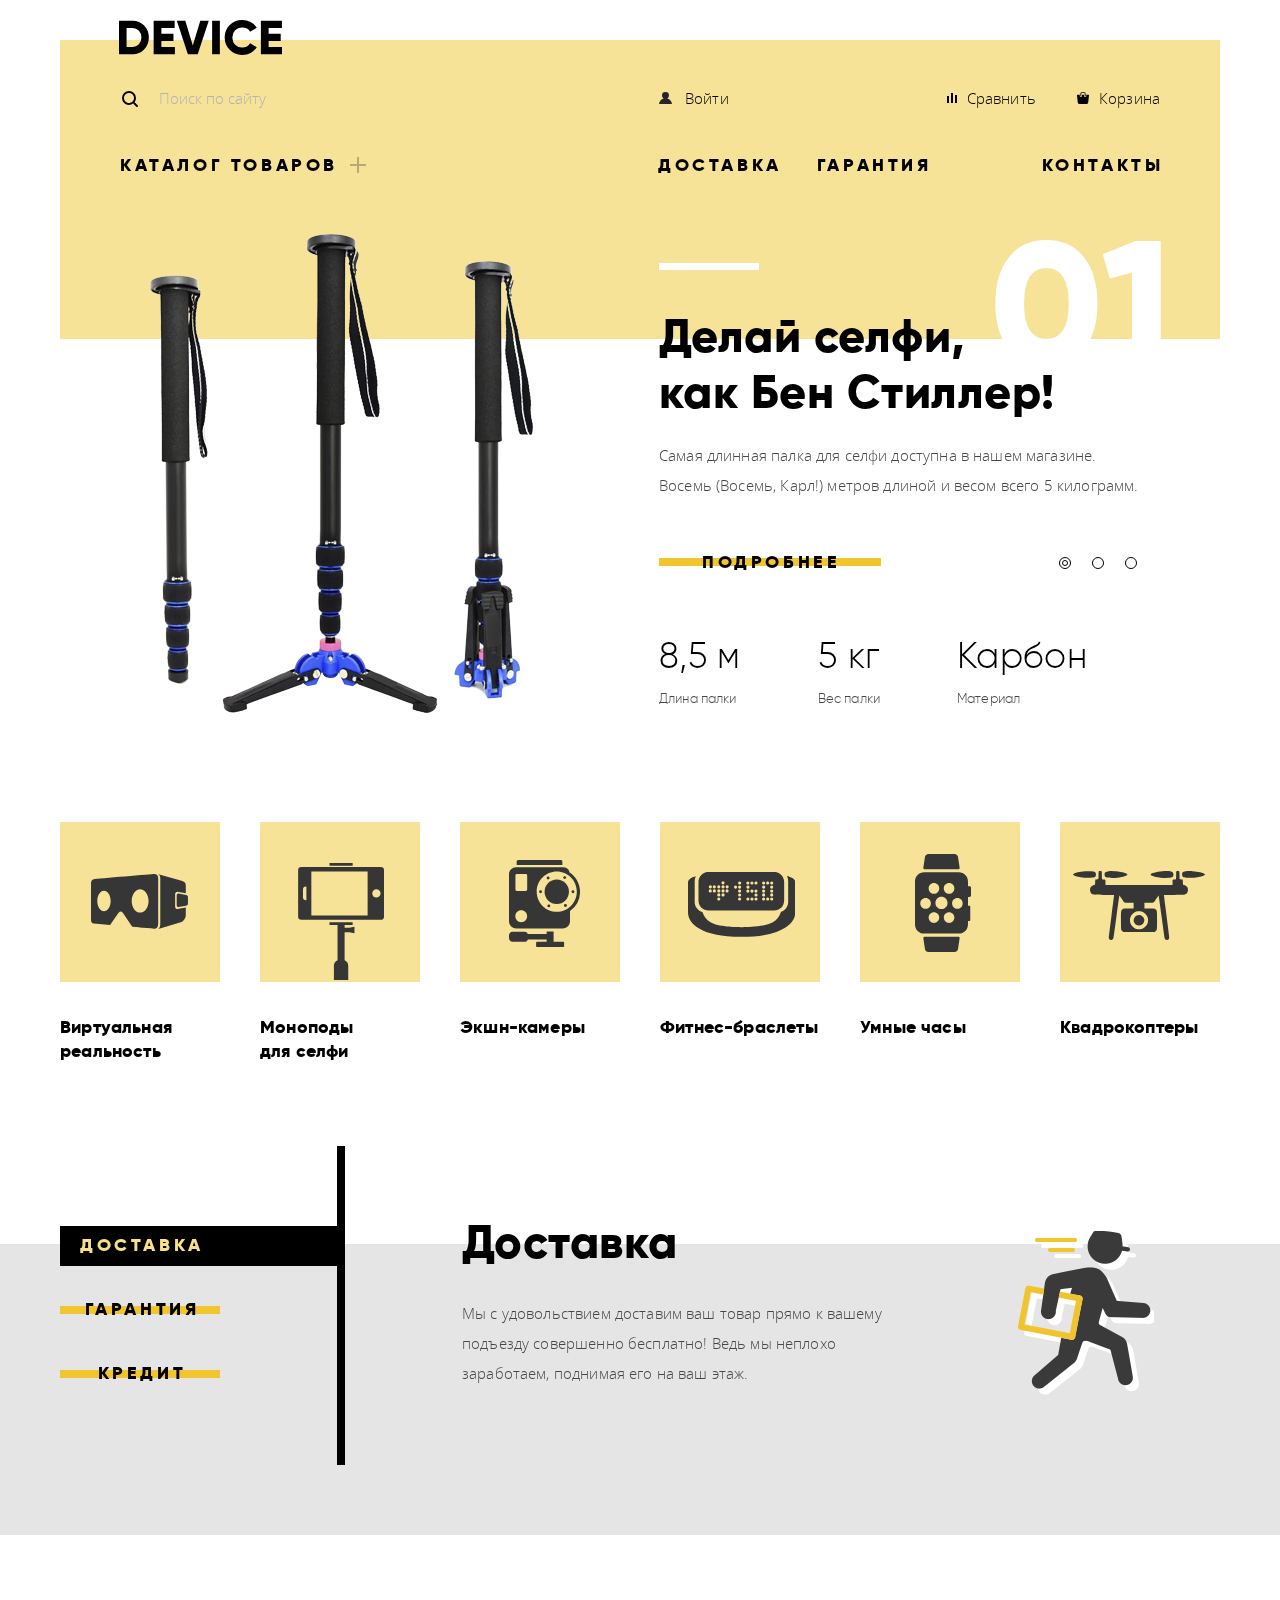
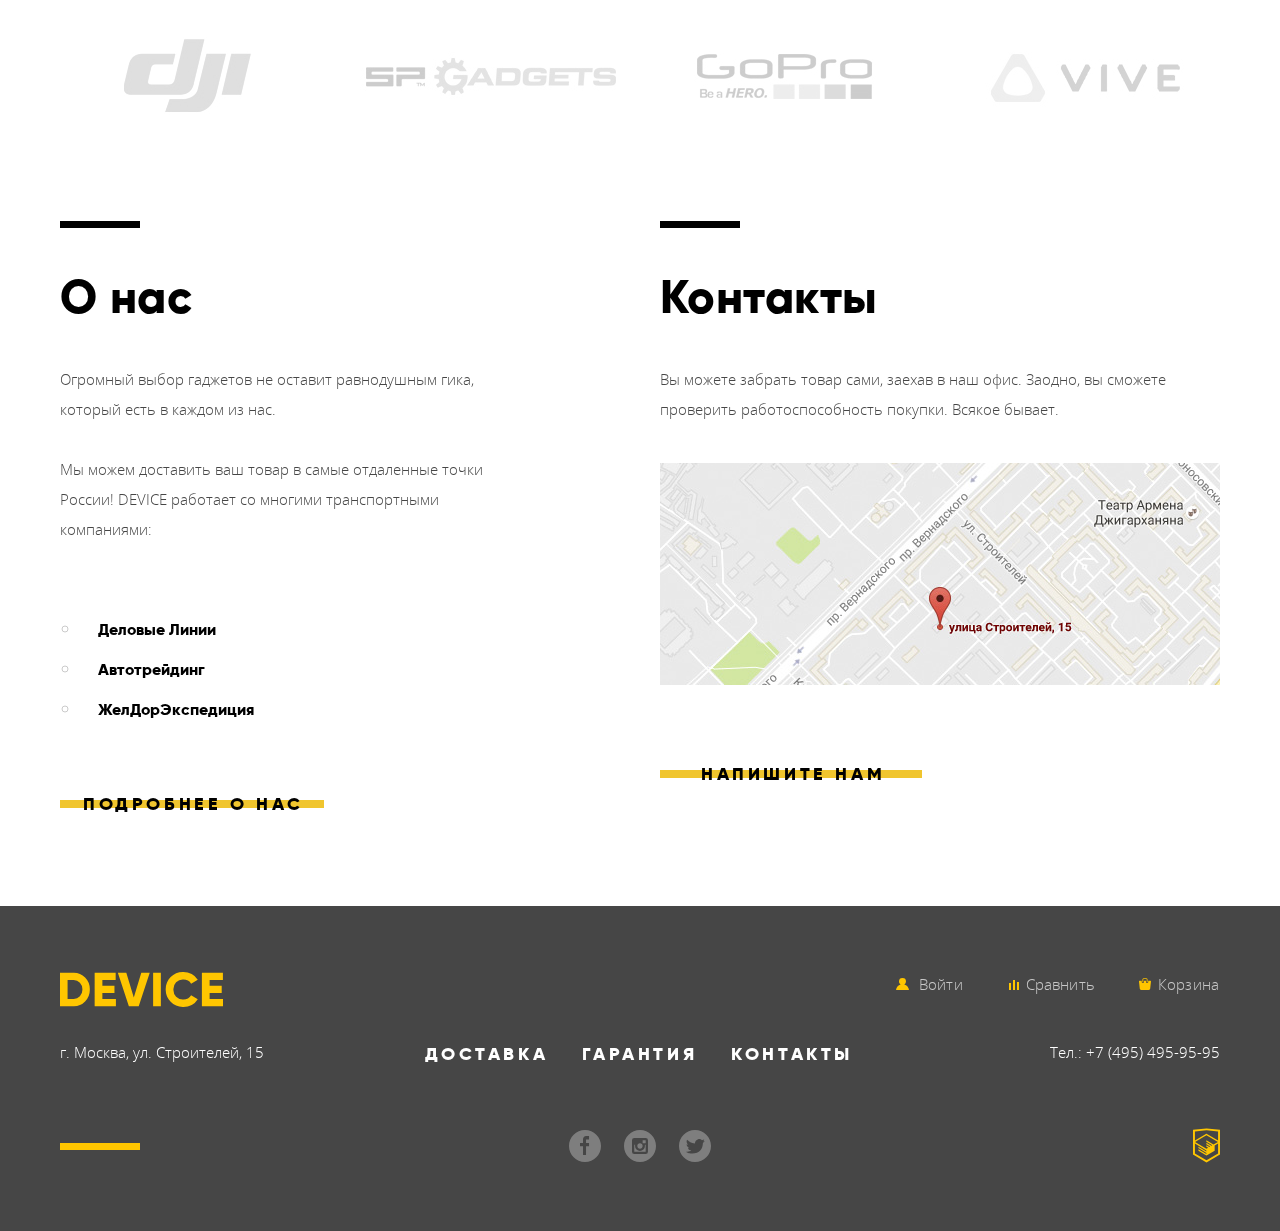
<file: index.html>
<!DOCTYPE html>
<html lang='ru'>
	<head>
		<meta charset='utf-8'>
		<title>Главная</title>
		<link rel='stylesheet' href='css/normalize.min.css'>
		<link rel='stylesheet' href='css/style.min.css'>		
	</head>
	<body>		
		<header class='header'>
			<img class='logo' src='img/device.svg' alt='логотип device' width='163' height='35'>
			<div class='header-top'>
				<div class='search-flex'>					
					<form class='flex-form' action='#' method='get'>
						<input class='input_search' name='search' placeholder='Поиск по сайту' type='search'>
						<button class='search' type='submit'>Найти</button>			
					</form>
				</div>
				<div class='user-menu'>
					<ul class='header-nav'>
						<li class='header-nav__1'><a href='#'>Войти</a></li>
						<li class='header-nav__2'><a href='#' title='ссылка на страницу сравнения товаров'>Сравнить</a></li>
						<li class='header-nav__3'><a href='#' title='ссылка на страницу корзины, с выбранными товарами'>Корзина</a></li>
					</ul>
				</div>
			</div>
			<nav class='index-navigation'>
				<div class='flex-navigation'>
					<ul class='services-menu'>				
						<li class='li-hover'>
							<a href='catalog.html' title='ссылка на каталог товаров'>Каталог&nbsp;товаров</a>
							<div class='flex-menu'>
								<ul class='menu'>
									<li><a href='#'>Виртуальная&nbsp;реальность</a></li>
									<li><a href='#'>Моноподы для селфи</a></li>									
									<li><a href='#'>Экшн-камеры</a></li>
								</ul>
								<ul class='menu'>
									<li><a href='#'>Фитнес-браслеты</a></li>
									<li><a href='#'>Умные часы</a></li>
								</ul>
								<ul class='menu'>
									<li><a href='#'>Квадрокоптеры</a></li>
								</ul>
							</div>
						</li>																	
						<li>
							<a href='#' title='ссылка на страницу с доставкой' >Доставка</a>
						</li>
						<li>	
							<a href='#' title='ссылка на страницу про гарантии'>Гарантия</a>
						</li>
						<li>	
							<a href='#' title='ссылка на страницу с нашими контактами' >Контакты</a>
						</li>
					</ul>			
				</div>
			</nav>
		</header>	
		<main class='main'>  		
			<section class='slider'>
				<h2 class='visually-hidden'>Слайдер</h2>
				<input class='visually-hidden' type='radio' id='slide-1'  name='toggle' checked>
				<input class='visually-hidden' type='radio' id='slide-2' name='toggle'>
				<input class='visually-hidden' type='radio' id='slide-3' name='toggle'>
				<div class='inputs'>							
					<label for='slide-1'>Первый</label>							
					<label for='slide-2'>Второй</label>							
					<label for='slide-3'>Третий</label>						
				</div>				
				<div class='slide' id='slide1'>
					<h3 class='visually-hidden'>Селфи палки</h3>
					<img class='slide-img_1' src='img/slider-1-png.png' alt='первый слайд — картинка селфи палок' width='384' height='486'>
					<div class='flex-slide'>
						<div class='slider-line'></div>
						<div class='number-slide'><p>01</p></div>
						<p class='name-slide'>Делай селфи,<br>
							как Бен Стиллер!</p>
						<p  class='description-slider'>
								Самая длинная палка для селфи доступна в нашем магазине.<br>
								Восемь (Восемь, Карл!) метров длиной и весом всего 5 килограмм.
						</p>
						<div class='div-button' aria-label='на страницу с описанным товаром'> 			
							<a class='button' href='#' title='ссылка на страницу данного товара'>Подробнее</a>
						</div>
						<div class='flex-items'>
							<div class='column'>
								<p>8,5 м</p>
								<p class='second-line'>Длина палки</p>
							</div>
							<div class='column'>
								<p>5 кг</p>  			
								<p class='second-line'>Вес палки</p>
							</div>
							<div class='column'>
								<p>Карбон</p>  			
								<p class='second-line'>Материал</p>
							</div> 			
						</div>						
					</div>
				</div>							
				<div class='slide' id='slide2'>
					<h3 class='visually-hidden'>Умные часы</h3>
					<img class='slide-img_2' src='img/slider-2-png.png' alt='второй слайд — картинка умных часов' width='345' height='485'>
					<div class='flex-slide'>
						<div class='number-slide'><p>02</p></div>
						<p class='name-slide'>Худеем<br>
							правильно!
						</p>
						<p class='description-slider'>
							Мотивирующие фитнес-браслеты помогут найти в себе силы<br> 
							не пропускать занятия и соблюдать диету.
						</p>
						<div class='div-button'>
							<a class='button' href='#' title='ссылка на страницу данного товара'>Подробнее</a>
						</div>						
						<div class='flex-items'>
							<div class='column'>
								<p>48 часов</p>
								<p class='second-line'>Без подзарядки</p>
							</div>
						</div>
					</div>
				</div>
				<div class='slide' id='slide3'>
					<h3 class='visually-hidden'>Квадракоптер</h3>
					<img class='slide-img_3' src='img/slider-3-png.png' alt='третий слайд — картинка квадрокоптера' width='526' height='334'>
					<div class='flex-slide'>
						<div class='slider-line'></div>
						<div class='number-slide'><p>03</p></div>						
						<p class='name-slide'>Порхает как бабочка,<br>
							жалит как пчела!
						</p>
						<p class='description-slider'>
							Этот обычный, на первый взгляд, квадрокоптер оснащен<br>
							мощным лазером, замаскированным под стандартную камеру.
						</p>
						<div class='div-button'>						
							<a class='button' href='#' title='ссылка на страницу данного товара'>Подробнее</a>
						</div>
						<div class='flex-items'>
							<div class='column right'>
								<p>800 м</p>
								<p class='second-line'>Дальность полета</p>
							</div>
							<div class='column'>
								<p>50 м</p>
								<p class='second-line'>Радиус поражения</p>
							</div>
						</div>						
					</div>
				</div>			
			</section>
			<section class='section-items'>  		 
				<ul class='items'>
					<li class='items__1'>
						<a class='items__a' href='catalog.html'>
							<span class='container'><img src='img/popular-1.svg' alt='картинка очков' width='97' height='55'></span>
							<p class='text-items'>Виртуальная реальность</p>
						</a>						
					</li>					
					<li class='items__2'>
						<a class='items__a' href='catalog.html'>
							<span class='container'><img src='img/popular-2.svg' alt='картинка моноподов' width='86' height='117'></span>
							<p class='text-items'>Моноподы для&nbsp;селфи</p>
						</a>
					</li>
					<li class='items__3'>
						<a class='items__a' href='catalog.html'>
							<span class='container'><img src='img/popular-3.svg' alt='картинка экшн-камер' width='71' height='87'></span>
							<p class='text-items'>Экшн-камеры</p>
						</a>
					</li>
					<li class='items__4'>
						<a class='items__a' href='catalog.html'>
							<span class='container'><img src='img/popular-4.svg' alt='картинка фитнес браслетов' width='107' height='65'></span>
							<p class='text-items'>Фитнес-браслеты</p>
						</a>
					</li>
					<li class='items__5'>
						<a class='items__a' href='catalog.html'>
							<span class='container'><img src='img/popular-5.svg' alt='картинка умных часов' width='56' height='98'></span>
							<p class='text-items'>Умные часы</p>
						</a>
					</li>
					<li class='items__6'>
						<a class='items__a' href='catalog.html'>
							<span class='container'><img src='img/popular-6.svg' alt='картинка квадрокоптеров' width='132' height='69'></span>
							<p class='text-items'>Квадрокоптеры</p>
						</a>
					</li>										
				</ul>
			</section>
			<section class='services'>
				<div class='service-container'>
					<div class='services-flex'>
						<button class='button is-active' type='button' data-slide='services-1'>Доставка</button>
						<button class='button' type='button' data-slide='services-2'>Гарантия</button>
						<button class='button' type='button' data-slide='services-3'>Кредит</button>
					</div>
					<div class='service-slide is-active' id='services-1'>
						<div class='service-flex'>
							<h3 class='service'>Доставка</h3>  	  		
							<p class='service-description'>
								Мы с удовольствием доставим ваш товар прямо к вашему
								подъезду совершенно бесплатно! Ведь мы неплохо
								заработаем, поднимая его на ваш этаж.
							</p>	
						</div>
						<img src='img/delivery.png' alt='картинка человека с почтой-доставкой' width='136' height='164'>					
					</div>				
					<div class='service-slide' id='services-2'>
						<div class='service-flex'>
							<h3 class='service'>Гарантия</h3>
							<p class='service-description'>
								Если из-за возгорания купленного у нас товара у вас сгорит дом — не переживайте, мы выдадим вам новый.<br>
								Товар, не дом, конечно же.
							</p>
						</div>
						<img src='img/warranty.png' alt='картинка характеризующая гарантии' width='171' height='194'>
					</div>
					<div class='service-slide' id='services-3'>
						<div class='service-flex'>
							<h3 class='service'>Кредит</h3>
							<p class='service-description'>
								Залезть в долговую яму стало проще! Кредитные консультанты подберут для вас наиболее выгодные 
								условия кредита. Выгодные для нашего банка, разумеется.
							</p>
						</div>
						<img src='img/credit.png' alt='картинка характеризующая кредит' width='156' height='186'>
					</div>
				</div>
			</section>  	  
			<section class='brands'>
				<h2 class='visually-hidden'>Представленные бренды</h2>
				<svg class='position-absolute' xmlns='http://www.w3.org/2000/svg' id='svgroot' viewBox='0 0 400 377' width='400' height='377'>
					<filter id='filtersPicture'>
						<feComposite result='inputTo_38' in='SourceGraphic' in2='SourceGraphic' operator='arithmetic' k1='0' k2='1' k3='0' k4='0' />
						<feColorMatrix id='filter_38' type='saturate' values='0' data-filterid='38' />
					</filter>
				</svg>
				<ul class='brands-flex'>
					<li class='brands-item'>
						<a href='#'>
							<svg xmlns='http://www.w3.org/2000/svg' class='svg-brand' viewBox='0 0 260 100' width='260' height='100'>
								<image filter='url(&quot;#filtersPicture&quot;)' x='0' y='0' width='260' height='100' xmlns:xlink='http://www.w3.org/1999/xlink' xlink:href='img/logo-1-color.jpg'/>
							</svg>
						</a>
					</li>
					<li class='brands-item'>
						<a href='#'>
							<svg xmlns='http://www.w3.org/2000/svg' class='svg-brand' viewBox='0 0 260 100' width='260' height='100'>
								<image filter='url(&quot;#filtersPicture&quot;)' x='0' y='0' width='260' height='100' xmlns:xlink='http://www.w3.org/1999/xlink' xlink:href='img/logo-2-color.jpg'/>
							</svg>
						</a>
					</li>
					<li class='brands-item'>
						<a href='#'>
							<svg xmlns='http://www.w3.org/2000/svg' class='svg-brand' viewBox='0 0 260 100' width='260' height='100'>
								<image filter='url(&quot;#filtersPicture&quot;)' x='0' y='0' width='260' height='100' xmlns:xlink='http://www.w3.org/1999/xlink' xlink:href='img/logo-3-color.jpg'/>
							</svg>
						</a>
					</li>
					<li class='brands-item'>
						<a href='#'>
							<svg xmlns='http://www.w3.org/2000/svg' class='svg-brand' viewBox='0 0 260 100' width='260' height='100'>
								<image filter='url(&quot;#filtersPicture&quot;)' x='0' y='0' width='260' height='100' xmlns:xlink='http://www.w3.org/1999/xlink' xlink:href='img/logo-4-color.jpg'/>
							</svg>
						</a>
					</li>
				</ul>			
			</section>
			<section class='information'>
				<div class='about-us'>					
					<h2 class='title-2'>О нас</h2>
					<p>
						Огромный выбор гаджетов не оставит равнодушным гика,<br>
						который есть в каждом из нас.					
					</p>
					<p>
						Мы можем доставить ваш товар в самые отдаленные точки<br>
						России! DEVICE работает со многими транспортными компаниями:
					</p>
					<ul>
						<li><span class='span-black'>Деловые Линии</span></li>
						<li><span class='span-black'>Автотрейдинг</span></li>
						<li><span class='span-black'>ЖелДорЭкспедиция</span></li>
					</ul>
					<div>
						<a class='button' href='#'>Подробнее о нас</a>
					</div>
				</div>
				<div class='contacts'>	
					<h2 class='title-2'>Контакты</h2>
					<p>
						Вы можете забрать товар сами, заехав в наш офис. Заодно, вы сможете проверить работоспособность покупки. Всякое бывает.
					</p>					
					<a id='map-handler' href='https://goo.gl/maps/Q3N7APpNAK6V2XhM9'>
						<img src='img/map-jpg.jpg' width='560' height='222' alt='наш офис находится по адресу: город Москва, улица Строителей, дом 15' aria-label='мы находимся по адресу г. Москва ул. Строителей д. 15'>
					</a>
					<div class='contact-with-us'>
						<a href='#' class='button' id='message-us'>
							Напишите нам	
						</a>
					</div>
				</div>
			</section>
		</main>		
		<footer class='footer'>
			<div class='hiddendiv'>
				<div class='top-footer'>
					<div class='logo-footer-position'>
						<a href='#'>
							<span class='logo-footer'>
								<svg xmlns='http://www.w3.org/2000/svg' width='163' height='35' viewBox='0 0 163 35'>
									<path id='_-e-logo' d='M-.151.702v33.6h13.532a15.72 15.72 0 0 0 11.72-4.824 16.458 16.458 0 0 0 4.712-11.976 16.458 16.458 0 0 0-4.712-11.976A15.723 15.723 0 0 0 13.381.702H-.151zM7.582 26.91V8.091h5.8a8.646 8.646 0 0 1 6.5 2.568 9.407 9.407 0 0 1 2.489 6.84 9.406 9.406 0 0 1-2.489 6.84 8.642 8.642 0 0 1-6.5 2.568h-5.8zm34.8-5.952h12.082v-7.3H42.378V8.091h13.291V.702H34.645v33.6H55.91V26.91H42.378v-5.952zm36.343 13.344L89.744.702h-8.458l-7.491 24.72L66.304.702h-8.457l11.019 33.6h9.859zm14.4 0h7.733V.702h-7.733v33.6zm38.615-1.416a15.506 15.506 0 0 0 6.041-5.688l-6.67-3.84a7.482 7.482 0 0 1-3.165 3.024 9.87 9.87 0 0 1-4.664 1.1 9.595 9.595 0 0 1-7.177-2.736 9.909 9.909 0 0 1-2.682-7.248 9.909 9.909 0 0 1 2.682-7.248 9.595 9.595 0 0 1 7.177-2.736 9.897 9.897 0 0 1 4.639 1.08 7.592 7.592 0 0 1 3.19 3.048l6.67-3.84a15.873 15.873 0 0 0-6.09-5.688 17.42 17.42 0 0 0-8.409-2.088c-9.779-.272-17.797 7.691-17.591 17.472-.208 9.781 7.809 17.747 17.588 17.476a17.52 17.52 0 0 0 8.458-2.088zm17.881-11.928h12.082v-7.3h-12.085V8.091h13.29V.702h-21.023v33.6h21.265V26.91h-13.532v-5.952z' class='cls-1' data-name='-e-logo'/>
								</svg>
							</span>
						</a>
					</div>
					<div class='user-menu-footer'>
						<ul class='flex-user'>
							<li>
								<a class='user-menu-footer_a' href='#'>
									<svg class='user-svg-index' xmlns='http://www.w3.org/2000/svg' width='13' height='12' viewBox='0 0 13 12'>
										<path fill='#ffc600' d='M.032 12h12.937c-.163-2.643-2.074-4.837-4.671-5.543a3.47 3.47 0 0 0 1.687-2.972 3.485 3.485 0 0 0-6.97 0c0 1.264.68 2.361 1.688 2.972C2.106 7.163.194 9.357.032 12z'/>
									</svg>
									Войти
								</a>
							</li>
							<li>
								<a class='user-menu-footer_a' href='#' title='ссылка на страницу сравнения товаров'>
									<svg class='compare-svg-index' xmlns='http://www.w3.org/2000/svg' width='10' height='10' viewBox='0 0 10 10'>
										<path fill='#ffc600' d='M8 2h1.984v8H8zM0 3h1.984v7H0zM4 0h2v10H4z'/>
									</svg>
									Сравнить
								</a>
							</li>
							<li>
								<a class='user-menu-footer_a' href='#' title='ссылка на страницу корзины, с выбранными товарами'>
									<svg  class='cart-svg-index' xmlns='http://www.w3.org/2000/svg' width='12' height='12' viewBox='0 0 12 12'>
										<path d='M11.864 3.017a.429.429 0 0 0-.327-.154H9.225V4.09c0 .563-.484 1.022-1.08 1.022-.594 0-1.078-.458-1.078-1.022V2.863H4.909V4.09c0 .563-.485 1.022-1.08 1.022-.595 0-1.078-.458-1.078-1.022V2.863H.438a.43.43 0 0 0-.327.154.472.472 0 0 0-.108.358l.776 7.134c.015.806.642 1.455 1.411 1.455h7.595c.77 0 1.396-.649 1.411-1.455l.776-7.134a.476.476 0 0 0-.108-.358z'/>
										<path d='M3.829 4.499c.239 0 .433-.184.433-.409V1.84c0-.632.672-1.022 1.295-1.022h1.079c.655 0 1.078.401 1.078 1.022v2.25c0 .225.194.409.431.409.239 0 .433-.184.433-.409V1.84C8.577.773 7.761 0 6.636 0H5.557c-1.19 0-2.159.826-2.159 1.84v2.25c0 .225.194.409.431.409z'/>
									</svg>
									Корзина
								</a>
							</li>
						</ul>
					</div>
				</div>
				<div class='center-footer'>
					<div class='address-flex'>
						<address class='address' title='наш адрес'>г. Москва, ул. Строителей, 15</address>
					</div>
					<div class='nav-footer'>
						<ul class='nav-flex'>
							<li><a href='#' title='ссылка на страницу с информацией по доставке'>Доставка</a></li>
							<li><a href='#' title='ссылка на страницу про гарантии'>Гарантия</a></li>
							<li><a href='#' title='ссылка на страницу с нашими контактами'>Контакты</a></li>
						</ul>
					</div>
					<div>
						<a class='phone' href='tel:+74954959595' title='наш телефон'>Тел.: +7 (495) 495-95-95</a>
					</div>
				</div>
				<div class='bot-footer'>					
					<div class='social-footer'>
						<ul class='flex-social'>
							<li class='flex-social_li'><a href='#'>На device в facebook</a></li>
							<li class='flex-social_li'><a href='#'>На device в instagram</a></li>
							<li class='flex-social_li'><a href='#'>На device в twitter</a></li>
						</ul>
					</div>
					<div class='htmlacademy' aria-label='на сайт htmlacademy с интенсивами'>
						<a href='https://htmlacademy.ru/intensive/htmlcss' title='ссылка на htmlacademy' >
							<svg xmlns='http://www.w3.org/2000/svg' width='27' height='35' viewBox='0 0 26.943 34.09'>
								<path d='M13.62.017L13.472 0 0 1.412v24.661l13.473 8.017 13.43-7.99.042-.025V1.412L13.62.017zm11.399 12.11L13.495 5.334l-.001-.104-.087.05-.088-.056v.109L1.925 12.118V3.147l11.548-1.212L25.02 3.147v8.98zm-11.614-5.34L24.923 13.5l-4.479 2.64-7.093-4.221-.014 1.415 5.904 3.513-.86.507-5.03-2.992-.014 1.415 3.827 2.275-.782.523-3.031-1.787-.014 1.413 1.853 1.091-1.8 1.081-11.356-6.751 11.371-6.835zm-11.48 8.34l11.411 6.791.016 1.044-7.942-4.728-.015 1.416 7.979 4.795.018 1.076-7.973-4.74-.013 1.414 8.021 4.822.046.025 8.143-4.872-.011-5.177 3.415-2.036v10.021L13.472 31.85 1.925 24.979v-9.852z'/>
							</svg>
						</a>
					</div>
				</div>
			</div>
		</footer>
		<div class='overlay'>
			<div class='form-message-us popup'>
				<p class='visually-hidden'>Форма сообщения нам</p>
				<div class='hidden-block'>
					<form class='message-us' method='post' action='#'>
						<div class='form-login'>
							<p class='data invalid'>
								<label>Ваше имя:
									<input type='text' name='name' required placeholder='Имя Фамилия'>
								</label>
							</p>
							<p class='data'>
								<label>Ваш e-mail:
									<input type='email' name='e-mail' required placeholder='email@example.com'>
								</label>
							</p>
						</div>
						<p class='your-text'>
							<label>Текст письма:					
								<textarea name='text' rows='9' placeholder='В свободной форме'></textarea>
							</label>
						</p>
						<span class='form-button'>
							<button class='button' type='submit'>Отправить</button>
						</span>
					</form>
				</div>
				<button class='close' type='button' aria-label='закрыть окно с формой сообщения'><img src='img/modal-close.svg' alt='закрыть' width='55' height='55'></button>
			</div>
			<div class='map popup'>		
				<iframe width='960' height='559' src='https://maps.google.com/maps?width=800&amp;height=440&amp;hl=en&amp;q=%D0%BC%D0%BE%D1%81%D0%BA%D0%B2%D0%B0%20%D1%81%D1%82%D1%80%D0%BE%D0%B8%D1%82%D0%B5%D0%BB%D0%B5%D0%B9%2015+(%D0%90%D0%B4%D1%80%D0%B5%D1%81%20%D0%B4%D0%B5%D0%B2%D0%B0%D0%B9%D1%81%D0%BE%D0%B2)&amp;ie=UTF8&amp;t=&amp;z=17&amp;iwloc=B&amp;output=embed'></iframe>
				<img width='960' height='559' src='img/map-big-jpg.png' alt='карта' aria-label='карта с адресом город Москва, улица строителей, строение 15'> -->
			<button class='close' type='button' aria-label='закрыть окно с картой'><img src='img/modal-close.svg' alt='закрыть' width='55' height='55'></button>
			</div>
		</div>
		<script type='text/javascript' src='js/app.min.js'></script>	
	</body>
</html>
</file>
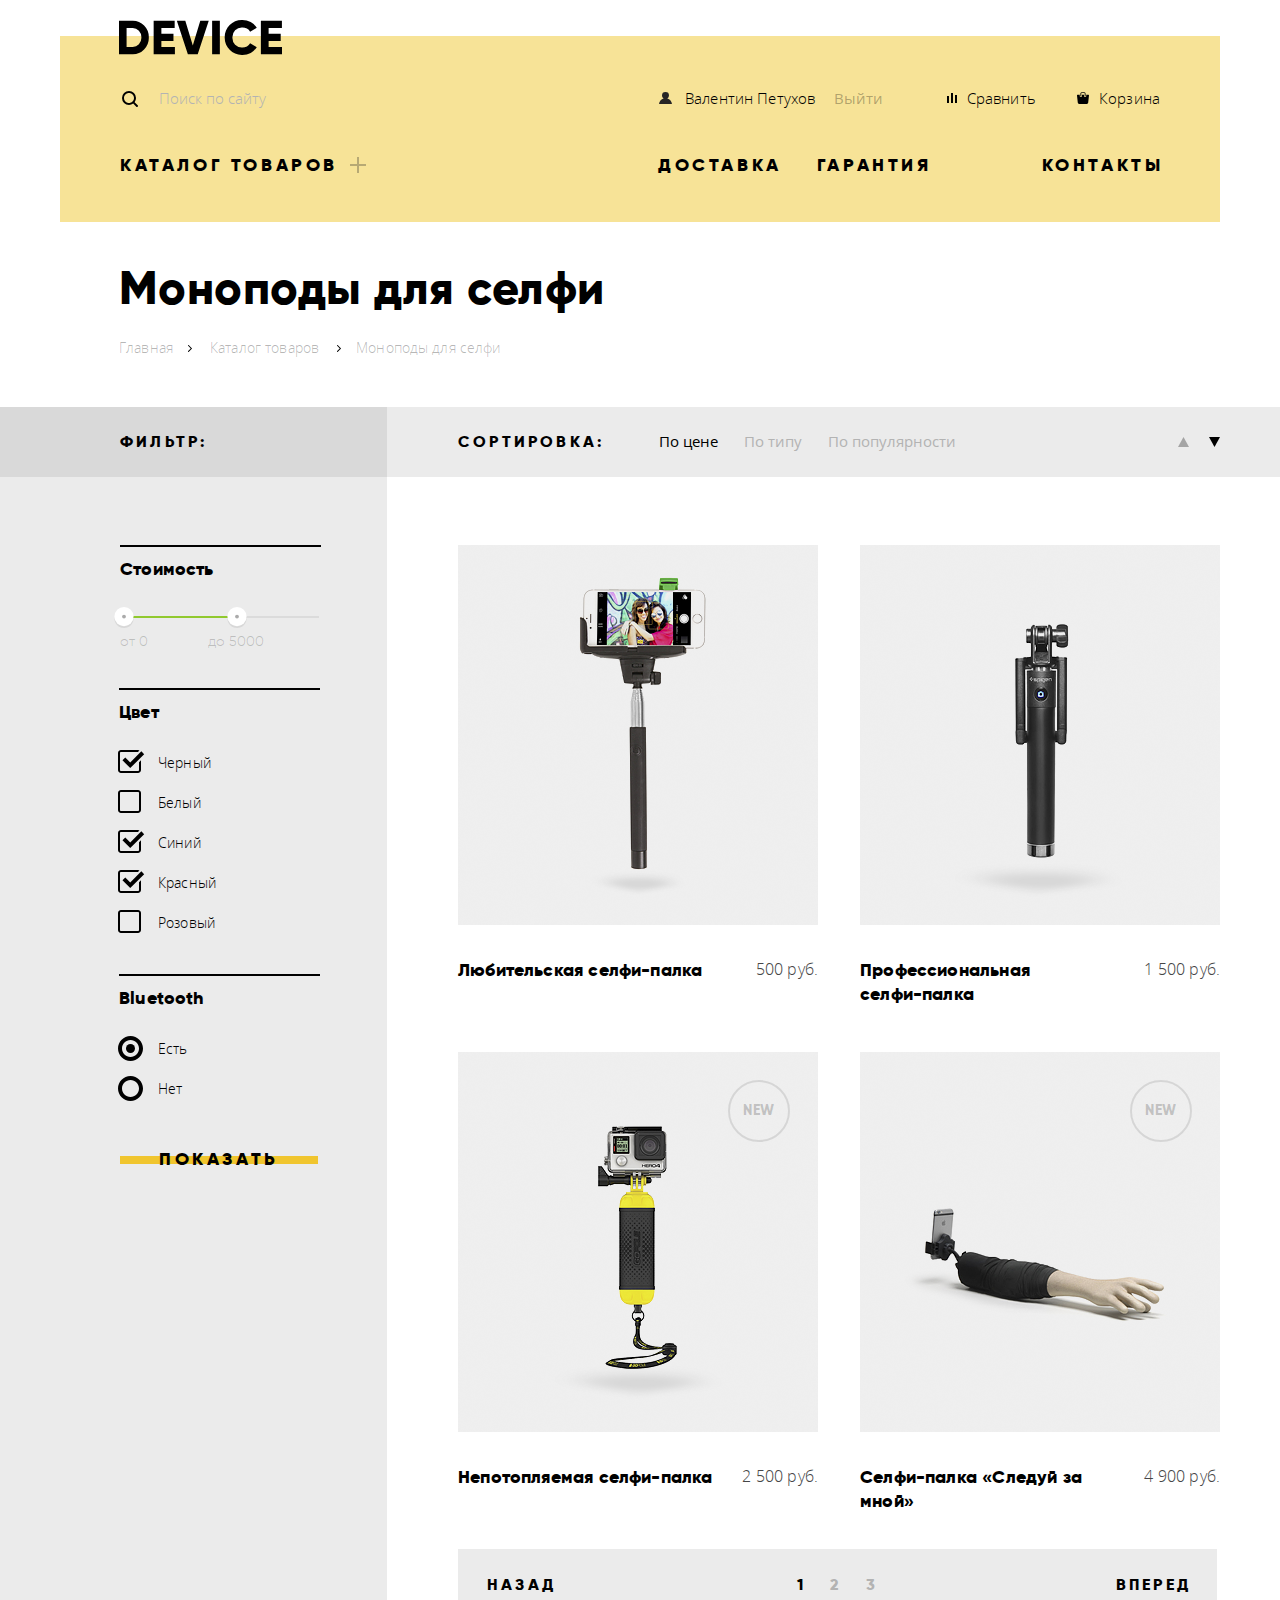
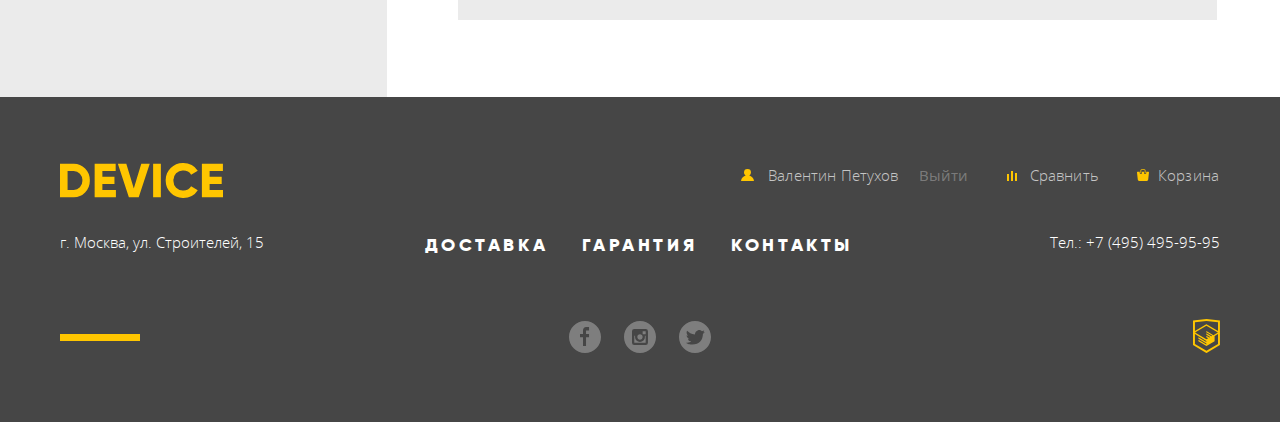
<file: catalog.html>
<!DOCTYPE html>
<html lang='ru'>
	<head>
		<meta charset='utf-8'>
		<title>Каталог товаров</title>
		<link rel='stylesheet' href='css/normalize.min.css'>
		<link rel='stylesheet' href='css/style.min.css'>
	</head>
	<body>   
		<header class='header header-catalog'>
			<a class='logo' href='index.html'><img src='img/device.svg' alt='логотип device' width='163' height='35'></a>
			<div class='header-top'>
				<div class='search-flex'>          
					<form class='flex-form' action='#' method='get'>
						<input name='search' placeholder='Поиск по сайту' type='search'>
						<button class='search' type='submit'>Найти</button>     
					</form>
				</div>
				<div class='user-menu'>
					<ul class='header-nav'>
						<li class='header-nav__1'>
							<a href='#' title='ссылка на ваш профиль'>Валентин Петухов</a>
							<button type='submit' aria-label='кнопка чтобы выйти из вашего профиля на сайте device'>Выйти</button>
						</li>
						<li class='header-nav__2'><a href='#' title='ссылка на страницу сравнения товаров'>Сравнить</a></li>
						<li class='header-nav__3'><a href='#' title='ссылка на страницу корзины, с выбранными товарами'>Корзина</a></li>
					</ul>
				</div>
			</div>
			<nav class='index-navigation'>
				<div class='flex-navigation'>
					<ul class='services-menu'>        
						<li>
							<a href='catalog.html' title='ссылка на каталог товаров'>Каталог&nbsp;товаров</a>
							<div class='flex-menu'>
								<ul class='menu'>
									<li><a href='#'>Виртуальная&nbsp;реальность</a></li>
									<li><a href='#'>Моноподы для селфи</a></li>                  
									<li><a href='#'>Экшн-камеры</a></li>
								</ul>
								<ul class='menu'>
									<li><a href='#'>Фитнес-браслеты</a></li>
									<li><a href='#'>Умные часы</a></li>
								</ul>
								<ul class='menu'>
									<li><a href='#'>Квадрокоптеры</a></li>
								</ul>
							</div>
						</li>                                 
						<li>
							<a href='#' title='ссылка на страницу с доставкой'>Доставка</a>
						</li>
						<li>  
							<a href='#' title='ссылка на страницу про гарантии'>Гарантия</a>
						</li>
						<li>  
							<a href='#' title='ссылка на страницу с нашими контактами'>Контакты</a>
						</li>
					</ul>     
				</div>
			</nav>
		</header>
		<div class='title'>
			<h1 class='title-1'>Моноподы для селфи</h1>
			<nav class='links'>
				<a href='index.html' title='ссылка на главную страницу DEVICE'>Главная</a>      
				<a href='catalog.html' title='ссылка на каталог с товарами'>Каталог товаров</a>      
				<a href='#' title='ссылка на страницу с моноподами для селфи'>Моноподы для селфи</a>
			</nav>
		</div>
		<main class='main'>
			<div class='main-div'>
				<div class='filter-flex'>
					<form class='filter' method='get' action='#'>
						<h2 class='h2 filter-before'>Фильтр:</h2>
						<div class='price'>
							<p>Стоимость</p>
							<span class='position1' tabindex='0'>
								<img src='img/filter-button.svg' width='20' height='22' alt='регулятор'>
							</span>
							<span class='position2' tabindex='0'>
								<img src='img/filter-button.svg' width='20' height='22' alt='регулятор'>
							</span>
							<span class='green-line'></span>
							<span class='grey-line'></span>
							<div class='range'>
								<p>от 0</p>
								<p>до 5000</p>
							</div>
						</div>                                
						<fieldset class='fieldset'>
							<legend class='legend'>Цвет</legend>
							<ul class='ul'>
								<li>                  
									<label class='box' for='color-black'>
										<input class='box-input' type='checkbox' name='black' id='color-black' checked>
										<span class='check-box'></span>
										Черный
									</label>
								</li>
								<li>                  
									<label class='box' for='color-white'>
										<input class='box-input' type='checkbox' name='white' id='color-white'>
										<span class='check-box'></span>
										Белый
									</label>
								</li>
								<li>                  
									<label class='box' for='color-blue'>
										<input class='box-input' type='checkbox' checked name='blue' id='color-blue'>
										<span class='check-box'></span>
										Синий
									</label>
								</li>
								<li>                  
									<label class='box' for='color-red'>
										<input class='box-input' type='checkbox' checked name='red' id='color-red'>
										<span class='check-box'></span>
										Красный
									</label>
								</li>
								<li>
									<label class='box' for='color-pink'>
										<input class='box-input' type='checkbox' name='pink' id='color-pink'>
										<span class='check-box'></span>
										Розовый
									</label>
								</li>
							</ul>
						</fieldset>                    
						<fieldset class='fieldset bluetooth'>
							<legend class='legend'>Bluetooth</legend>
							<ul class='ul'>
								<li>                  
									<label class='radio' for='havebluetooth'>
										<input class='radio-input' type='radio' name='Bluetooth' id='havebluetooth' checked>
										<span class='radio-span'></span>
										Есть
									</label>
								</li>
								<li>                  
									<label class='radio' for='nobluetooth'>
										<input class='radio-input' type='radio' name='Bluetooth' id='nobluetooth'>
										<span class='radio-span'></span>
										Нет
									</label>
								</li>
							</ul>
						</fieldset>          
						<button class='button' type='submit'>Показать</button>
					</form>
				</div>    
				<section class='menu-items'>
					<div class='sorting'>
						<div class='sorting-controls'>
							<p class='h2'>Сортировка:</p>
							<div class='sorting-vars'>
								<a href='#' class='grey-button is-active'>По цене</a>
								<a href='#' class='grey-button'>По типу</a>
								<a href='#' class='grey-button'>По популярности</a>
							</div>
							<div class='up'>
								<a href='#' aria-label='по возрастанию'>
									<svg xmlns='http://www.w3.org/2000/svg' width='11' height='10' viewBox='0 0 11 10'>
										<path  d='M5.5 0L0 10h11z'/>
									</svg>
								</a>
							</div>
							<div class='down is-active'>
								<a href='#' aria-label='по убыванию'>
									<svg xmlns='http://www.w3.org/2000/svg' width='11' height='10' viewBox='0 0 11 10'>
										<path d='M5.5 10L0 0h11'/>
									</svg>
								</a>
							</div>
						</div>
					</div>    
					<div class='products'>
						<div class='products-items'>
							<img src='img/item-1-jpg.png' alt='Фото любительской селфи-палки' width='360' height='380'>
							<div class='products-text'>
								<a href='#' class='nameitem'>Любительская селфи-палка</a>
								<p class='prices'>500 руб.</p>
							</div>
							<div class='new'>
								<p class='new-text'>new</p>
							</div>							
							<div class='item-hover'>
								<span><button class='button' type='button'>В&nbsp;корзину</button></span>
								<button type='button' class='second-times'>Добавить к сравнению</button>
							</div>
						</div>
						<div class='products-items'>
							<img src='img/item-2-jpg.png' alt='Фото профессиональной любительской селфи палки' width='360' height='380'>
							<div class='products-text'>
								<a href='#' class='nameitem'>Профессиональная<br>селфи-палка</a>
								<p class='prices'>1 500 руб.</p>
							</div>
							<div class='new'>
								<p class='new-text'>new</p>
							</div>
							<div class='item-hover'>                
								<span><button class='button' type='button'>В&nbsp;корзину</button></span>
								<button type='button' class='second-times'>Добавить к сравнению</button>              
							</div>
						</div>
						<div class='products-items is-new'>
							<img src='img/item-3-jpg.png' alt='Фото непотопляемой селфи-палки' width='360' height='380'>
							<div class='products-text'>
								<a href='#' class='nameitem'>Непотопляемая селфи-палка</a>
								<p class='prices'>2 500 руб.</p>
							</div>
							<div class='new'>
								<p class='new-text'>new</p>
							</div>
							<div class='item-hover'>
								<span><button class='button' type='button'>В&nbsp;корзину</button></span>
								<button type='button' class='second-times'>Добавить к сравнению</button>
							</div>
						</div>
						<div class='products-items is-new'>
							<img src='img/item-4-jpg.png' alt='Фото селфи-палки «Следуй за мной»' width='360' height='380'>
							<div class='products-text'>
								<a href='#' class='nameitem'>Селфи-палка «Следуй за<br>мной»</a>
								<p class='prices'>4 900 руб.</p>
							</div>
							<div class='new'>
								<p class='new-text'>new</p>
							</div>
							<div class='item-hover'>
								<span><button class='button' type='button'>В&nbsp;корзину</button></span>
								<button type='button' class='second-times'>Добавить к сравнению</button>
							</div>
						</div>
					</div>
					<div class='pages'>
						<div class='back'>
							<a href='#' class='button-grey'>Назад</a>
						</div>
						<div class='buttons'>            
							<a href='#' class='button-number is-active'>1</a>
							<a href='#' class='button-number'>2</a>
							<a href='#' class='button-number'>3</a>
						</div>
						<div class='forward'>
							<a class='button-grey'>Вперед</a>
						</div>            
					</div>
				</section>
			</div>
		</main>
		<footer class='footer'>
			<div class='hiddendiv'>
				<div class='top-footer-catalog'>
					<div class='logo-footer-position'>
						<a href='#'>
							<span class='logo-footer'>
								<svg xmlns='http://www.w3.org/2000/svg' width='163' height='35' viewBox='0 0 163 35'>
									<path id='_-e-logo' d='M-.151.702v33.6h13.532a15.72 15.72 0 0 0 11.72-4.824 16.458 16.458 0 0 0 4.712-11.976 16.458 16.458 0 0 0-4.712-11.976A15.723 15.723 0 0 0 13.381.702H-.151zM7.582 26.91V8.091h5.8a8.646 8.646 0 0 1 6.5 2.568 9.407 9.407 0 0 1 2.489 6.84 9.406 9.406 0 0 1-2.489 6.84 8.642 8.642 0 0 1-6.5 2.568h-5.8zm34.8-5.952h12.082v-7.3H42.378V8.091h13.291V.702H34.645v33.6H55.91V26.91H42.378v-5.952zm36.343 13.344L89.744.702h-8.458l-7.491 24.72L66.304.702h-8.457l11.019 33.6h9.859zm14.4 0h7.733V.702h-7.733v33.6zm38.615-1.416a15.506 15.506 0 0 0 6.041-5.688l-6.67-3.84a7.482 7.482 0 0 1-3.165 3.024 9.87 9.87 0 0 1-4.664 1.1 9.595 9.595 0 0 1-7.177-2.736 9.909 9.909 0 0 1-2.682-7.248 9.909 9.909 0 0 1 2.682-7.248 9.595 9.595 0 0 1 7.177-2.736 9.897 9.897 0 0 1 4.639 1.08 7.592 7.592 0 0 1 3.19 3.048l6.67-3.84a15.873 15.873 0 0 0-6.09-5.688 17.42 17.42 0 0 0-8.409-2.088c-9.779-.272-17.797 7.691-17.591 17.472-.208 9.781 7.809 17.747 17.588 17.476a17.52 17.52 0 0 0 8.458-2.088zm17.881-11.928h12.082v-7.3h-12.085V8.091h13.29V.702h-21.023v33.6h21.265V26.91h-13.532v-5.952z' class='cls-1' data-name='-e-logo'/>
								</svg>
							</span>
						</a>
					</div>          
					<div class='user-menu-footer'>
						<ul class='flex-user-catalog'>
							<li>
								<a href='#' title='ссылка на ваш профиль'>
									<svg class='user-svg' xmlns='http://www.w3.org/2000/svg' width='13' height='12' viewBox='0 0 13 12'>
										<path fill='#ffc600' d='M.032 12h12.937c-.163-2.643-2.074-4.837-4.671-5.543a3.47 3.47 0 0 0 1.687-2.972 3.485 3.485 0 0 0-6.97 0c0 1.264.68 2.361 1.688 2.972C2.106 7.163.194 9.357.032 12z'/>
									</svg>
									Валентин Петухов
								</a>
								<button type='submit' aria-label='выйти из вашего профиля на сайте device'>Выйти</button>
							</li>
							<li>
								<a href='#' title='ссылка на страницу сравнения товаров'>
									<svg class='compare-svg' xmlns='http://www.w3.org/2000/svg' width='10' height='10' viewBox='0 0 10 10'>
										<path fill='#ffc600' d='M8 2h1.984v8H8zM0 3h1.984v7H0zM4 0h2v10H4z'/>
									</svg>
									Сравнить
								</a>
							</li>
							<li>
								<a href='#' title='ссылка на страницу корзины, с выбранными товарами'>
									<svg  class='cart-svg' xmlns='http://www.w3.org/2000/svg' width='12' height='12' viewBox='0 0 12 12'>
										<path d='M11.864 3.017a.429.429 0 0 0-.327-.154H9.225V4.09c0 .563-.484 1.022-1.08 1.022-.594 0-1.078-.458-1.078-1.022V2.863H4.909V4.09c0 .563-.485 1.022-1.08 1.022-.595 0-1.078-.458-1.078-1.022V2.863H.438a.43.43 0 0 0-.327.154.472.472 0 0 0-.108.358l.776 7.134c.015.806.642 1.455 1.411 1.455h7.595c.77 0 1.396-.649 1.411-1.455l.776-7.134a.476.476 0 0 0-.108-.358z'/>
										<path d='M3.829 4.499c.239 0 .433-.184.433-.409V1.84c0-.632.672-1.022 1.295-1.022h1.079c.655 0 1.078.401 1.078 1.022v2.25c0 .225.194.409.431.409.239 0 .433-.184.433-.409V1.84C8.577.773 7.761 0 6.636 0H5.557c-1.19 0-2.159.826-2.159 1.84v2.25c0 .225.194.409.431.409z'/>
									</svg>
									Корзина
								</a>
							</li>
						</ul>
					</div>
				</div>
				<div class='center-footer'>
					<div class='address-flex'>
						<address class='address' title='наш адрес'>г. Москва, ул. Строителей, 15</address>
					</div>
					<div class='nav-footer'>
						<ul class='nav-flex'>
							<li><a href='#' title='ссылка на страницу с информацией по доставке'>Доставка</a></li>
							<li><a href='#' title='ссылка на страницу про гарантии'>Гарантия</a></li>
							<li><a href='#' title='ссылка на страницу с нашими контактами'>Контакты</a></li>
						</ul>
					</div>
					<div>
						<a class='phone' href='tel:+74954959595' title='наш телефон'>Тел.: +7 (495) 495-95-95</a>
					</div>
				</div>
				<div class='bot-footer'>
					<div class='social-footer'>
						<ul class='flex-social'>
							<li class='flex-social_li'><a href='#'>На device в facebook</a></li>
							<li class='flex-social_li'><a href='#'>На device в instagram</a></li>
							<li class='flex-social_li'><a href='#'>На device в twitter</a></li>
						</ul>
					</div>
					<div class='htmlacademy' aria-label='на сайт htmlacademy с интесивами'>
						<a href='https://htmlacademy.ru/intensive/htmlcss' title='ссылка на htmlacademy'>
							<svg xmlns='http://www.w3.org/2000/svg' width='26.943' height='34.09' viewBox='0 0 26.943 34.09'>
								<path d='M13.62.017L13.472 0 0 1.412v24.661l13.473 8.017 13.43-7.99.042-.025V1.412L13.62.017zm11.399 12.11L13.495 5.334l-.001-.104-.087.05-.088-.056v.109L1.925 12.118V3.147l11.548-1.212L25.02 3.147v8.98zm-11.614-5.34L24.923 13.5l-4.479 2.64-7.093-4.221-.014 1.415 5.904 3.513-.86.507-5.03-2.992-.014 1.415 3.827 2.275-.782.523-3.031-1.787-.014 1.413 1.853 1.091-1.8 1.081-11.356-6.751 11.371-6.835zm-11.48 8.34l11.411 6.791.016 1.044-7.942-4.728-.015 1.416 7.979 4.795.018 1.076-7.973-4.74-.013 1.414 8.021 4.822.046.025 8.143-4.872-.011-5.177 3.415-2.036v10.021L13.472 31.85 1.925 24.979v-9.852z'/>
							</svg>
						</a>
					</div>
				</div>
			</div>
		</footer>
	</body>
</html>
</file>
<file: css/style.min.css>
@font-face{font-family:'OpenSans';src:url('../web/opensans.woff') format('woff'),url('../web/opensans.woff2') format('woff2');font-weight:400}@font-face{font-family:'OpenSans';src:url('../web/opensanslight.woff') format('woff'),url('../web/opensanslight.woff2') format('woff2');font-weight:300}@font-face{font-family:'Gilroy';src:url('../web/gilroyextrabold.woff') format('woff'),url('../web/gilroyextrabold.woff2') format('woff2');font-weight:800}@font-face{font-family:'Gilroy';src:url('../web/gilroylight.woff') format('woff'),url('../web/gilroylight.woff2') format('woff2');font-weight:300}body{font-size:15px;line-height:2;font-family:'OpenSans',Arial,sans-serif;margin:0;padding:0}.input_search::-webkit-search-decoration,.input_search::-webkit-search-cancel-button,.input_search::-webkit-search-results-button,.input_search::-webkit-search-results-decoration{-webkit-appearance:none}.main{overflow:hidden;min-width:1160px}a{text-decoration:none}.header{width:1160px;margin-right:auto;margin-left:auto;margin-top:20px;display:flex;flex-direction:column}.header::after{content:'';background-color:#f7e397;width:1160px;height:299px;position:absolute;top:40px;z-index:-1}.header-catalog::after{content:'';background-color:#f7e397;width:1160px;height:186px;position:absolute;top:36px;z-index:-1}.header-top{display:flex;margin:27px auto 0;padding:0;width:1040px;justify-content:space-between}.header-nav{display:flex;list-style:none;margin-top:1px;padding-left:19px}.header-nav__1 a{background:url('../img/user.svg') no-repeat 0;padding-left:26px}.header-nav__1{flex:1 1 auto}.header-nav__2 a{background:url('../img/compare.svg') no-repeat 0;padding-left:20px}.header-nav__3 a{background:url('../img/cart.svg') no-repeat 0;margin-left:41px;padding-left:22px}.header-nav button,.flex-user-catalog button{padding-left:15px;background-color:#f7e397;border:0}.flex-user-catalog button{background-color:#464646;color:rgba(255,255,255,0.3)}.header-links{display:flex;justify-content:space-between;width:150px}.search-flex{display:flex;width:415px}.search-flex img{margin-right:20px}.logo{width:163px;height:35px;padding:0 59px}.svg{width:16px;height:16px}.flex-form{display:flex;align-items:flex-end}.header-top input{font-weight:300;background:url('../img/search.svg') -1px 8px no-repeat;padding:0 0 7px 36px;width:355px;border:2px solid transparent;line-height:2}.header a{color:#000;font-weight:300;letter-spacing:.15px;width:163px}.search{display:none;color:#000;font-weight:300;letter-spacing:.15px;background-color:#f7e397;border:solid 2px black;width:85px;height:49px;margin-left:50px;cursor:pointer;line-height:2}.search-flex button{margin-left:0}.search-flex{height:20px;margin:20px 0 0 1px}.header input:focus ~ .search{display:block}.header-top input::placeholder{color:#b3b3b3;line-height:2}.header-top input:hover::placeholder{color:#666}.header-top input:-ms-input-placeholder{color:#b3b3b3}.header-top input:hover:-ms-input-placeholder{color:#666}.header-top input::-ms-input-placeholder{color:#b3b3b3}.header-top input:hover::-ms-input-placeholder{color:#666}.search:hover{display:block;background-color:#000;color:#fff}.search:active{display:block;color:rgba(255,255,255,0.3);background-color:#000}.flex-form input:hover{color:#666}.flex-form input:focus{border-bottom:2px solid black;color:#000}.header button{color:rgba(0,0,0,0.3);cursor:pointer}.title{display:flex;flex-direction:column;width:1160px;margin:65px auto 45px auto}.main-div{display:flex;margin-right:auto;margin-left:auto;width:1160px;justify-content:space-between}.title-1{font-size:47px;color:#000;font-weight:800;line-height:1.02;font-family:'Gilroy',Arial,sans-serif;letter-spacing:.47px;margin:0 auto 0 59px}.filter-flex{display:flex;margin-left:60px;position:relative}.filter-flex fieldset{border:0}.flex-menu{display:none;position:absolute;width:1101px;background-color:#f7e397;left:-60px;padding:15px 0 34px 60px;z-index:2}.index-navigation{width:1040px;margin:0 auto;position:relative}.index-navigation a{font-size:18px;color:#000;font-weight:800;text-transform:uppercase;line-height:1.33;font-family:'Gilroy',Arial,sans-serif;letter-spacing:3.6px}.li-hover:hover .flex-menu{display:flex}.menu{margin-right:76px;padding-left:0}.menu:nth-child(2){margin-right:38px;padding-left:0}.services-menu{display:flex;margin-right:0;position:relative;padding-left:0}.services-menu::before{content:'';background:url('../img/plus1.svg') no-repeat;width:16px;height:16px;position:absolute;top:11px;left:230px;opacity:.3}.services-menu>li:nth-child(2){margin-left:320px;margin-right:35px}.services-menu>li:last-child{margin-left:110px;margin-right:0}.menu a{color:#000;font-weight:300;text-transform:none;letter-spacing:.15px;display:block;font-size:15px;line-height:2.4}.main-navigation a{font-size:18px;font-weight:800}.index-navigation ul{list-style:none;font-size:18px}.index-navigation a:hover,.user-menu a:hover,.user-menu button:hover,.header-catalog .logo:hover{opacity:.6}.index-navigation a:active,.user-menu a:active,.user-menu button:active,.header-catalog .logo:active{opacity:.3}.main .name-slide{font-size:47px;color:#000;font-weight:800;line-height:1.19;font-family:'Gilroy',Arial,sans-serif;letter-spacing:.47px;margin-top:79px;margin-bottom:19px;z-index:1}.slider{margin-top:30px;position:relative;margin:30px auto 0;width:1160px}.inputs,.slider input.visually-hidden{position:absolute;bottom:141px;z-index:2;left:999px}.inputs label{display:inline-block;width:10px;height:10px;border-radius:50%;border:1px solid #000;font-size:0;margin-right:17px;position:relative;cursor:pointer;vertical-align:middle}#slide-1:checked ~ .inputs label[for='slide-1']::before,#slide-2:checked ~ .inputs label[for='slide-2']::before,#slide-3:checked ~ .inputs label[for='slide-3']::before{content:'';position:absolute;border:1px solid black;background-color:#fff;border-radius:50%;width:4px;height:4px;top:2px;left:2px}.relative{position:relative}.slide{display:none;width:1160px;margin-left:auto;margin-right:auto;position:relative}#slide-1:checked ~ #slide1,#slide-2:checked ~ #slide2,#slide-3:checked ~ #slide3{display:flex}.flex-slide{display:flex;flex-direction:column;margin-left:599px;position:relative}.flex-slide::before{content:'';position:absolute;background-color:#fff;width:100px;height:7px;top:33px}.number-slide{position:absolute;color:#fff;font-size:179px;font-weight:800;letter-spacing:1.79px;font-family:'Gilroy',Arial,sans-serif;top:-104px;left:331px}.number-slide p{margin:0}.slide-img_1{position:absolute;width:384px;height:486px;left:89px}.slide-img_2{position:absolute;width:345px;height:484px;left:115px;top:11px}.slide-img_3{position:absolute;width:526px;height:334px;top:64px;left:30px}.flex-description{display:flex;flex-direction:column;margin-left:125px;margin-top:-80px;margin-bottom:71px}.description-slider{margin:0 0 47px 0;color:#464646;font-weight:300;letter-spacing:.15px}.flex-description .name-slide{margin-bottom:31px}.flex-items{display:flex;margin-top:20px}.flex-description .button{margin-bottom:71px}.button{position:relative;font-size:18px;color:#000;background:0;border:0;text-transform:uppercase;line-height:1.33;font-family:'Gilroy',Arial,sans-serif;font-weight:800;letter-spacing:3.6px;padding:0 41px 0 43px;cursor:pointer;height:40px;z-index:2;transition:color .2s;align-items:center}.services{position:relative}.services-flex .button{padding:0 16px 0 20px;margin-top:24px;width:160px}.button::before{content:'';position:absolute;top:50%;left:0;right:0;height:8px;background:#f0c52e;z-index:-1;transform-origin:50%;-webkit-transform:translateY(-50%);-moz-transform:translateY(-50%);-o-transform:translateY(-50%);-ms-transform:translateY(-50%);transform:translateY(-50%);-webkit-transition:transform .2s,width .2s;-moz-transition:transform .2s,width .2s;-o-transition:transform .2s,width .2s;transition:transform .2s,width .2s;width:100%}.button:active{color:#bc9c23}.button:hover::before,.button:active::before{-webkit-transform:translateY(-50%) scaleY(5);-moz-transform:translateY(-50%) scaleY(5);-o-transform:translateY(-50%) scaleY(5);-ms-transform:translateY(-50%) scaleY(5);transform:translateY(-50%) scaleY(5)}.flex-description a:active{color:rgba(0,0,0,0.3)}.services-flex .button:active::before,.services-flex .button.is-active::before{background-color:#000;width:277px;transform:translateY(-50%) scaleY(5)}.services-flex .button:active,.services-flex .button.is-active{color:#f7e184}.column{font-size:36px;color:#000;line-height:1.33;font-family:'Gilroy',Arial,sans-serif;font-weight:300;letter-spacing:.36px;margin-bottom:0;padding-bottom:0;margin-right:77px}.right{margin-right:45px}.column p{margin-bottom:8px}.items{display:flex;justify-content:flex-start;list-style:none;padding:0;flex-wrap:wrap}.items__1 img{margin:52px 32px 51px 31px}.items__2 img{margin:41px 36px 2px 38px}.items__3 img{margin:38px 40px 35px 49px}.items__4 img{margin:50px 25px 45px 28px}.items__5 img{margin:32px 49px 30px 55px}.items__6 img{margin:49px 15px 42px 13px}.items li:not(:nth-child(6n)){margin-right:40px}.section-items{margin-left:auto;margin-right:auto;margin-top:105px;width:1160px}.second-line{font-size:13px;color:#464646;line-height:1.54;letter-spacing:.13px;margin-top:0}.container{display:flex;background-color:#f7e397;width:160px;height:160px;pointer-events:none}.items__a:hover .container,.items__a:focus .container,.items__a:active .container{background-color:#f0c52e}.items__a:active img{opacity:.5}.items li{width:160px;font-family:'Gilroy',Arial,sans-serif;font-size:18px;line-height:1.33;font-weight:800;letter-spacing:.18px}.text-items{margin-top:34px;color:#000}.services-flex{display:flex;flex-direction:column;margin-top:30px}.service-container{display:flex;width:1160px;margin-left:auto;margin-right:auto;margin-top:90px;position:relative}.services::before{position:absolute;background-color:#e5e5e5;content:'';left:0;right:0;top:72px;bottom:-132px;z-index:-1}.service-flex{display:flex;flex-direction:column;margin-left:242px;width:436px}.service-slide{display:none}.service-slide.is-active{display:flex}.service-container::before{content:'';position:absolute;width:8px;height:319px;top:-26px;background-color:#000;right:875px}.service-slide:nth-child(2) img{margin:59px 0 0 120px}.service-slide:nth-child(3) img{margin:35px 0 0 105px}.service-slide:last-child img{margin:35px 0 10px 98px}.service{font-size:47px;color:#000;line-height:1.02;font-family:'Gilroy',Arial,sans-serif;font-weight:800;letter-spacing:.47px;margin-bottom:16px}.service-description{color:#464646;font-weight:300;letter-spacing:.15px}.title-2{font-size:47px;color:#000;line-height:1.02;font-family:'Gilroy',Arial,sans-serif;font-weight:800;letter-spacing:.47px;margin-bottom:28px}.information{display:flex;margin:0 auto 87px;width:1160px;justify-content:space-between;position:relative}.contacts{display:flex;flex-direction:column;width:560px}.about-us{display:flex;flex-direction:column;width:472px}.about-us::before,.contacts::before{content:'';position:absolute;width:80px;height:7px;background-color:#000;top:-14px}.about-us p{font-weight:300;color:#464646}.about-us ul{list-style-type:circle;padding-left:21px;margin:51px 0 59px 0}.information li{color:#cacaca;padding-left:17px;font-size:18px}.span-black{font-size:16px;color:#000;font-weight:800;line-height:2.5;font-family:'Gilroy',Arial,sans-serif}.about-us a{font-size:18px;color:#000;line-height:1.33}.about-us .button{padding:0 20px 0 23px}.contacts p{font-weight:300;color:#464646;margin-bottom:39px}.contacts .button{padding:0 37px 0 41px}.contact-with-us{margin-top:65px}.footer{background-color:#464646;margin-top:0;margin-left:0;min-width:1160px;padding-bottom:54px}.hiddendiv{width:1160px;margin-right:auto;margin-left:auto}.top-footer{display:flex;justify-content:space-between;padding-top:60px}.top-footer-catalog{display:flex;justify-content:space-between;padding-top:60px}.user-menu{width:50%}.flex-user{display:flex;list-style:none;color:rgba(255,255,255,0.7);margin:0;padding-left:282px;position:relative}.flex-user li:nth-child(2){margin:0 62px;text-align:right}.flex-user-catalog{display:flex;list-style:none;color:rgba(255,255,255,0.7);margin:0;padding-left:129px;position:relative}.user-svg{position:absolute;top:12px;left:102px}.compare-svg{position:absolute;top:14px;left:368px}.cart-svg{fill:#ffc600;position:absolute;top:12px;left:498px}.user-svg-index{position:absolute;top:12px;left:259px}.compare-svg-index{position:absolute;top:14px;left:372px}.cart-svg-index{fill:#ffc600;position:absolute;top:12px;left:502px}.user-menu-footer_a:hover svg{opacity:.6}.user-menu-footer_a:active svg{opacity:.3}.flex-user-catalog button{padding-left:15px;background-color:#464646;border:0;color:rgba(255,255,255,0.3);cursor:pointer}.flex-user-catalog button:hover{color:#fff}.flex-user-catalog button:active{opacity:.3}.flex-user-catalog li:nth-child(2){margin-left:56px;margin-right:58px}.center-footer{display:flex;margin-top:3px;justify-content:space-between;align-items:center}.nav-footer{margin-top:4px;width:465px}.nav-flex{display:flex;list-style:none;padding:0;margin-top:16px;flex-wrap:wrap}.nav-flex li:not(:nth-child(3n)){margin-right:34px}.bot-footer{display:flex;justify-content:space-between}.flex-social{display:flex;list-style:none;padding:0;position:relative}.flex-social_li a{color:white;white-space:nowrap;display:flex;min-width:32px;height:32px}.flex-social li:nth-child(2){margin:0 23px}.flex-social_li:first-child a{font-size:0;background:url('../img/facebook.svg') no-repeat}.flex-social_li:nth-child(2) a{font-size:0;background:url('../img/inst.svg') no-repeat}.flex-social_li:last-child a{font-size:0;background:url('../img/twitter.svg') no-repeat}.htmlacademy{margin-top:44px;width:80px;text-align:right}.address{color:#fff;font-weight:300;font-style:normal}.nav-flex a{font-size:18px;color:#fff;font-weight:800;text-transform:uppercase;line-height:1.33;font-family:'Gilroy',Arial,sans-serif;letter-spacing:3.6px}.flex-user a,.flex-user-catalog a{color:rgba(255,255,255,0.7);font-weight:300;line-height:2.4;letter-spacing:.15px;padding-right:1px}.phone{color:#fff;line-height:2;font-weight:300;letter-spacing:unset}.bot-footer::before{content:'';background-color:#ffc600;width:80px;height:7px;margin-top:59px}.social-footer{margin-top:31px}.hidden-block{width:760px;height:400px;margin:68px 0 0 101px}.popup{opacity:0;position:absolute;top:50%;left:50%;background-color:#fff;box-shadow:0 10px 20px 0 rgba(4,6,6,0.2);transform:translate(-50%,-50%);transition:opacity .3s}.form-message-us{width:960px;height:553px}.overlay{position:fixed;top:0;left:0;bottom:0;right:0;z-index:-1}.map{height:559px;width:960px;position:relative}.map iframe{position:absolute;z-index:10;right:0;border:0;overflow:hidden;margin:0}.map img{position:absolute;z-index:9;right:0}.overlay.is-active{z-index:99}.popup.is-active{opacity:1;z-index:100}.close{position:absolute;top:22px;right:15px;background-color:#fff;border:0;opacity:.5;cursor:pointer;z-index:11}.data:hover input,.your-text:hover textarea{background-color:#eaeaea}.data input:focus,.your-text textarea:focus{background-color:#fff;outline:3px solid #f0c52e;color:#464646}.data input:required:invalid,.your-text textarea:required:invalid{background-color:#f6dada}.close:hover{opacity:1}.close:active{opacity:.3}.your-mail{margin-left:28px}.message-us{display:flex;flex-direction:column}.form-login{display:flex}.data{line-height:24px}.data input{width:340px;height:50px;background-color:#f2f2f2;border:0;padding-left:20px;transition:background-color .3s;line-height:18px}.invalid input{background-color:#f6dada}.your-text{margin:9px 0 25px;line-height:24px}.your-text textarea{width:740px;background-color:#f2f2f2;border:0;padding:16px 0 0 19px;resize:none;font-size:14px;line-height:18px}.message-us p{color:#000;font-size:18px;font-family:'Gilroy',Arial,sans-serif;font-weight:800;margin-right:39px}.message-us input{color:rgba(70,70,70,0.4);font-size:14px;font-weight:400}.form-button .button{padding:0 34px}.brands{width:1160px;margin:224px auto 99px;position:relative}.position-absolute{position:absolute;z-index:-99}.svg-brand image{opacity:.2}.svg-brand:hover{filter:url('data:image/svg+xml;utf8,<svgxmlns=\'http://www.w3.org/2000/svg\'><filterid=\'grayscale\'><feColorMatrixtype=\'matrix\'values=\'10000,01000,00100,00010\'/></filter></svg>#grayscale');filter:grayscale(0)}.svg-brand image:hover{opacity:0}.brands-flex{display:flex;align-items:center;list-style-type:none;justify-content:space-between;margin:0 auto;padding:0}.brands-item:first-child .svg-brand:hover{background:url('../img/logo-1-color.jpg') center no-repeat}.brands-item:nth-child(2) .svg-brand:hover{background:url('../img/logo-2-color.jpg') center no-repeat}.brands-item:nth-child(3) .svg-brand:hover{background:url('../img/logo-3-color.jpg') center no-repeat}.brands-item:nth-child(4) .svg-brand:hover{background:url('../img/logo-4-color.jpg') center no-repeat}.links{margin:19px 0 0 59px}.links a{color:rgba(0,0,0,0.3);font-size:14px;line-height:1.71;font-weight:300;letter-spacing:.14px;background:url('../img/nav-arrow.svg') no-repeat 83% 61%;padding-right:33px}.links a:nth-child(2){background:url('../img/nav-arrow.svg') no-repeat 92% 61%}.links a:last-child{background:0}.links a:hover{color:rgba(0,0,0,0.6)}.links a:active{color:rgba(0,0,0,0.1)}.h2{background-color:#d9d9d9;font-size:16px;color:#000;font-weight:800;line-height:1.5;text-transform:uppercase;font-family:'Gilroy',Arial,sans-serif;letter-spacing:3.2px;height:48px;padding:22px 0 0 2px;margin:0;width:267px}.filter-before{display:inline-flex;align-items:center;padding:0;height:70px}.filter-before::before{content:'';background-color:#d9d9d9;position:absolute;height:70px;right:0;width:30000px;top:0;z-index:-1}.filter{background-color:#ebebeb;position:relative}.filter::before{content:'';background-color:#ebebeb;position:absolute;bottom:0;right:0;width:30000px;top:70px;z-index:-1}.menu-items{position:relative;width:762px}.sorting{margin-bottom:68px;position:relative}.sorting-controls{display:flex;position:relative}.sorting-vars{flex:1 1 auto}.sorting p{background-color:#ebebeb;width:110px;margin-right:91px;display:inline-flex;align-items:center;height:70px;padding:0;color:}.sorting a{line-height:1.29;font-weight:400;display:inline-flex;align-items:center;height:70px;color:#b3b3b3}.grey-button{background-color:#ebebeb;border:0;margin-right:22px}.sorting .is-active,.buttons .is-active{color:#000}.sorting::before{content:'';position:absolute;width:30000px;z-index:-1;left:-74px;background-color:#ebebeb;top:0;bottom:0}.sorting .grey-button:active{color:#000}.sorting a:hover{color:rgba(0,0,0,0.6)}.down,.up{fill:rgba(0,0,0,0.3)}.is-active{fill:#000}.up{margin-right:20px}.down a,.up a{background-color:#ebebeb;border:0}.down a:hover,.up a:hover{fill:rgba(0,0,0,0.6)}.down a:active,.up a:active{fill:#000}.price{position:relative;border-top:2px solid black;width:201px;margin-top:68px}.price p{color:#000;font-size:18px;font-weight:800;line-height:1.33;letter-spacing:.18px;margin-top:11px;font-family:'Gilroy',Arial,sans-serif}.position1{position:absolute;z-index:2;top:60px;left:-6px;cursor:pointer}.position2{position:absolute;z-index:2;top:60px;left:107px;cursor:pointer}.position1:active{background:url('../img/filter-button.svg') no-repeat;width:22px;height:24px;left:-7px;top:60px}.position2:active{background:url('../img/filter-button.svg') no-repeat;width:22px;height:24px;top:60px;left:106px}.green-line{position:absolute;width:110px;height:2px;background-color:#91c92f;z-index:1;top:69px}.grey-line{position:absolute;width:196px;height:2px;background-color:#dbdbdb;top:69px;left:3px}.range{display:flex;justify-content:space-between;width:144px}.range p{color:rgba(0,0,0,0.2);font-size:14px;font-weight:300;line-height:1.71;letter-spacing:unset;margin:30px 0 26px}.filter legend{color:#000;font-size:18px;font-weight:800;line-height:1.33;font-family:'Gilroy',Arial,sans-serif;letter-spacing:.18px}.box-input{position:absolute;width:1px;height:1px;overflow:hidden;clip:rect(0 0 0 0)}.box{padding-left:36px;cursor:pointer}.check-box{position:absolute;width:23px;height:23px;background:url('../img/checkbox-off.svg') no-repeat;margin-left:-40px;margin-top:7px}.box:hover .check-box{opacity:.6}.box:active .check-box{background:url('../img/checkbox-on.svg');opacity:1;width:27px}.box-input:checked+.check-box{background:url('../img/checkbox-on.svg');width:27px}.box-input:checked:active+.check-box{background:url('../img/checkbox-off.svg') no-repeat}.radio-input:focus+.radio-span,.box-input:focus+.check-box{outline:-webkit-focus-ring-color auto 1px;outline-color:#4d90fe}.box-input:checked:disabled+.check-box{background:url('../img/checkbox-on.svg');opacity:.25}.box-input:disabled+.check-box{background:url('../img/checkbox-off.svg');opacity:.25}.box-input:active:checked:disabled+.check-box{background:url('../img/checkbox-on.svg');opacity:.25;width:27px}.box-input:active:disabled+.check-box{background:url('../img/checkbox-off.svg');opacity:.25;width:23px}.radio-input:checked:disabled+.radio-span{background:url('../img/radio-on.svg');opacity:.25}.radio-input:disabled+.radio-span{background:url('../img/radio-off.svg');opacity:.25}.radio-input:active:disabled+.radio-span,.radio-input:hover:disabled+.radio-span{background:url('../img/radio-off.svg');opacity:.25}.radio-input:active:checked:disabled+.radio-span,.radio-input:hover:checked:disabled+.radio-span{background:url('../img/radio-on.svg');opacity:.25}.fieldset{margin-top:8px;padding:0}.legend{border-top:2px solid black;width:201px;padding-top:11px;margin-left:-3px}.ul{padding:0;margin-top:18px}.bluetooth{margin-top:16px}.radio-input{position:absolute;width:1px;height:1px;overflow:hidden;clip:rect(0 0 0 0)}.radio-span{position:absolute;width:25px;height:25px;background:url('../img/radio-off.svg');margin-left:-40px;margin-top:7px}.radio{padding-left:36px;cursor:pointer}.radio:hover .radio-span{opacity:.6}.radio:active .radio-span{background:url('../img/radio-on.svg');opacity:1}.radio-input:checked+.radio-span{background:url('../img/radio-on.svg')}.radio-input:checked:active+.radio-span{background:url('../img/radio-off.svg')}.filter li{font-size:14px;list-style:none;line-height:2.86;font-weight:300;letter-spacing:.14px}.filter-flex .button{margin-top:16px;padding:0 39px}.nameitem{font-weight:800;font-size:18px;color:#000;line-height:1.33;font-family:'Gilroy',Arial,sans-serif;letter-spacing:.18px;margin:18px 0}.prices{font-size:16px;color:#464646;line-height:1.5;font-weight:300;letter-spacing:.16px;white-space:nowrap}.new{display:none;border-radius:100%;border:solid 2px rgba(0,0,0,0.1);width:58px;height:58px;position:absolute;top:28px;right:28px;z-index:5;align-items:center;justify-content:center}.new-text{text-transform:uppercase;color:rgba(0,0,0,0.2);font-size:14px;line-height:1.71;letter-spacing:.7px;font-weight:800;font-family:'Gilroy',Arial,sans-serif;padding-top:4px;padding:0;margin:0}.is-new .new{display:flex}.products{display:flex;justify-content:space-between;flex-wrap:wrap}.products-items{width:360px;position:relative}.products-items:first-child,.products-items:nth-child(2){margin-bottom:22px}.products-text{display:flex;justify-content:space-between;margin:7px 0 5px}.item-hover{display:none;flex-direction:column;position:absolute;top:0;left:0;right:0;height:380px;text-align:center;align-items:center;justify-content:center;background-color:rgba(238,238,238,0.7)}.item-hover .button{padding:0 38px 0 36px;margin-top:43px}.products-items:hover .products-items{width:360px;height:380px;background-color:rgba(238,238,238,0.3);z-index:3}.products-items:hover .item-hover{display:flex}.pages{background-color:#ebebeb;display:flex;width:759px;justify-content:space-between;align-items:center;margin:12px 0 77px}.pages a{color:#000;font-size:16px;font-weight:800;background-color:#ebebeb;line-height:71px;font-family:'Gilroy',Arial,sans-serif;letter-spacing:3.2px;text-transform:uppercase}.buttons a{color:#b3b3b3}.buttons .button-number:active{color:#000}.pages a:hover{color:rgba(0,0,0,0.6)}.button-grey{border:0;padding:0;margin:0;width:136px;height:70px;cursor:pointer}.buttons{cursor:pointer;display:flex;flex-wrap:wrap}@-moz-document url-prefix(){.buttons{width:110px}}_:-ms-fullscreen,:root .buttons{width:110px}.button-number{border:0;cursor:pointer}.button-number:nth-child(2){padding:0 24px}.forward{width:127px;display:flex;text-align:center}.back{display:flex;width:127px;height:100%;text-align:center}.back a:active,.forward a:active{color:rgba(0,0,0,0.3);background-color:#d9d9d9}.back a:hover,.forward a:hover{background-color:#d9d9d9}.item-hover button:active{color:rgba(0,0,0,0.3)}.item-hover .second-times{color:rgba(0,0,0,0.5);font-size:13px;width:200px;line-height:2.77;font-weight:300;letter-spacing:.13px;border:0;background-color:Transparent;margin-top:5px;padding-left:10px;cursor:pointer}.item-hover .second-times:hover{color:#000}.item-hover .second-times:active{color:rgba(0,0,0,0.2)}.social-footer a{opacity:.3}.logo-footer{fill:#ffc600}.logo-footer:hover,.center-footer a:hover,.htmlacademy:hover,.social-footer a:hover{opacity:.6}.logo-footer-position{margin-top:6px}.logo-footer:active,.center-footer a:active,.htmlacademy:active,.top-footer a:active,.top-footer-catalog a:active{opacity:.3}.top-footer a:hover,.top-footer-catalog a:hover{color:#fff}.social-footer a:active{opacity:.1}.htmlacademy svg{fill:#ffc600}.visually-hidden{position:absolute;width:1px;height:1px;margin:-1px;border:0;padding:0;clip:rect(0 0 0 0);overflow:hidden}
</file>
